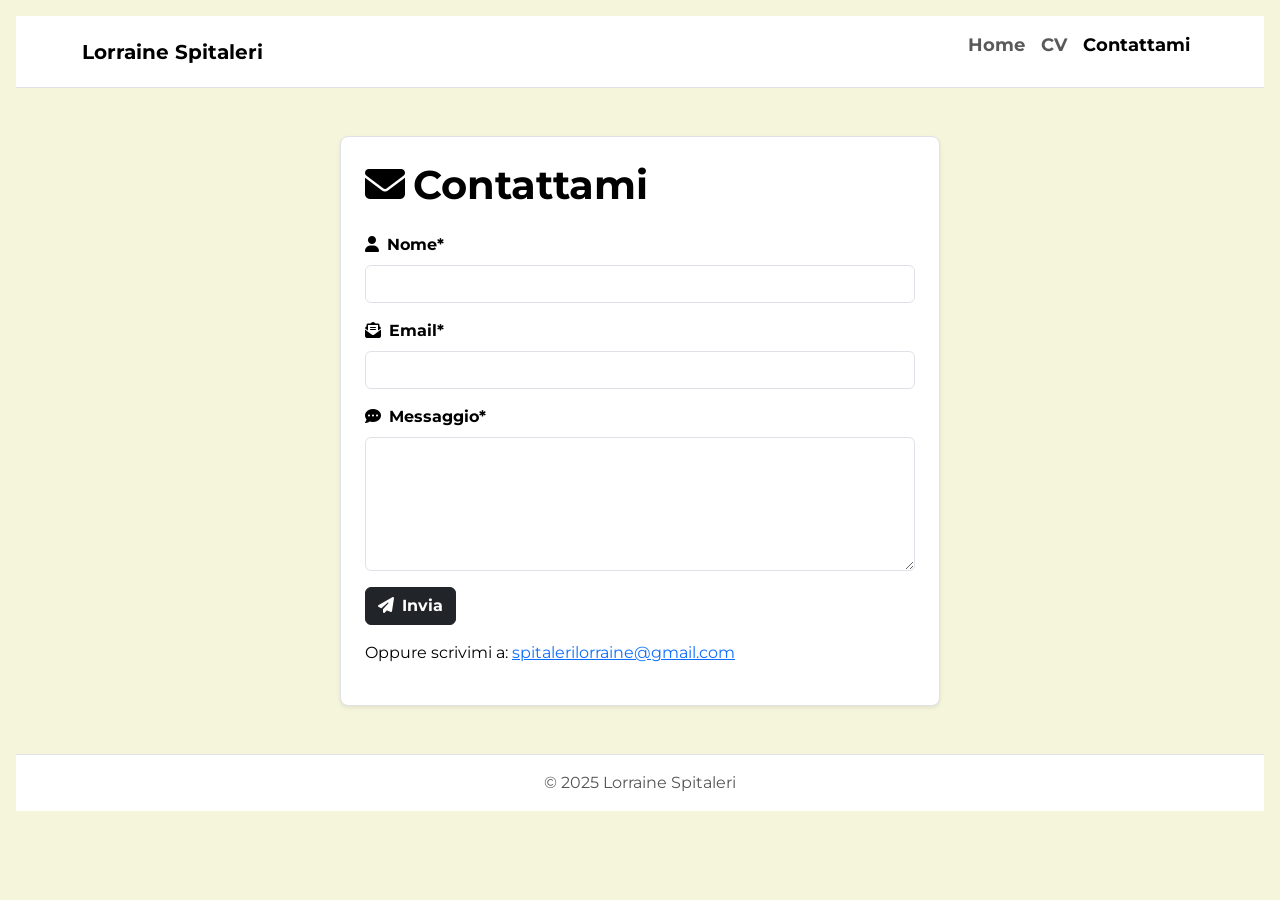
<file: Contattami.html>
<!DOCTYPE html>
<html lang="it" prefix="og: https://ogp.me/ns#">
<head>
  <meta charset="UTF-8" />
  <meta name="viewport" content="width=device-width, initial-scale=1" />
  <title>Contattami - Lorraine Spitaleri</title>

  <!-- Meta SEO -->
  <meta name="description" content="Contatta Lorraine Spitaleri per progetti di UX/UI design e comunicazione. Invia un messaggio o scrivi via email." />
  <meta name="robots" content="index, follow" />

  <!-- Open Graph -->
  <meta property="og:title" content="Contattami - Lorraine Spitaleri" />
  <meta property="og:description" content="Contatta Lorraine Spitaleri per progetti di UX/UI design e comunicazione." />
  <meta property="og:type" content="website" />
  <meta property="og:url" content="https://tuo-username.github.io/tuo-repo/contattami.html" />
  <meta property="og:image" content="https://tuo-username.github.io/tuo-repo/img/og-image.jpg" />
  <meta property="og:site_name" content="Lorraine Spitaleri Portfolio" />
  <meta name="twitter:card" content="summary_large_image" />

  <!-- Bootstrap CSS -->
  <link href="https://cdn.jsdelivr.net/npm/bootstrap@5.3.0/dist/css/bootstrap.min.css" rel="stylesheet" />
  <!-- Font Awesome -->
  <link href="https://cdnjs.cloudflare.com/ajax/libs/font-awesome/6.4.0/css/all.min.css" rel="stylesheet" />
  <!-- Google Fonts Montserrat -->
  <link href="https://fonts.googleapis.com/css2?family=Montserrat:wght@400;700&display=swap" rel="stylesheet" />
  <!-- Custom CSS -->
  <link rel="stylesheet" href="css/custom.css" />
  <link rel="icon" href="favicon.ico" />

  <!-- Bootstrap JS con defer -->
  <script src="https://cdn.jsdelivr.net/npm/bootstrap@5.3.0/dist/js/bootstrap.bundle.min.js" defer></script>
  <!-- EmailJS SDK -->
  <script src="https://cdn.emailjs.com/sdk/3.2/email.min.js" defer></script>
  <script defer>
    document.addEventListener('DOMContentLoaded', function() {
      emailjs.init('TUO_USER_ID'); // sostituisci con il tuo user ID EmailJS

      const form = document.getElementById('contact-form');
      if(form) {
        form.addEventListener('submit', function(event) {
          event.preventDefault();
          emailjs.sendForm('TUO_SERVICE_ID', 'TUO_TEMPLATE_ID', this)
            .then(() => alert('Messaggio inviato con successo!'), (err) => alert('Errore: ' + JSON.stringify(err)));
          form.reset();
        });
      }
    });
  </script>
</head>
<body>
  <nav class="navbar navbar-expand-lg navbar-light bg-white sticky-top border-bottom">
    <div class="container">
      <a class="navbar-brand fw-bold" href="index.html">Lorraine Spitaleri</a>
      <button class="navbar-toggler" type="button" data-bs-toggle="collapse" data-bs-target="#navbarNav"
        aria-controls="navbarNav" aria-expanded="false" aria-label="Toggle navigation">
        <span class="navbar-toggler-icon"></span>
      </button>
      <div class="collapse navbar-collapse" id="navbarNav">
        <ul class="navbar-nav ms-auto fw-bold">
          <li class="nav-item"><a class="nav-link" href="index.html">Home</a></li>
          <li class="nav-item"><a class="nav-link" href="cv.html">CV</a></li>
          <li class="nav-item"><a class="nav-link active" aria-current="page" href="contattami.html">Contattami</a></li>
        </ul>
      </div>
    </div>
  </nav>

  <main class="container my-5">
    <section class="bg-white border rounded-3 p-4 shadow-sm mx-auto" style="max-width: 600px;">
      <h1 class="fw-bold mb-4"><i class="fas fa-envelope me-2"></i>Contattami</h1>
      <form id="contact-form" action="#" method="post" novalidate>
        <div class="mb-3">
          <label for="nome" class="form-label fw-bold"><i class="fas fa-user me-2"></i>Nome*</label>
          <input type="text" id="nome" name="nome" class="form-control" required />
        </div>

        <div class="mb-3">
          <label for="email" class="form-label fw-bold"><i class="fas fa-envelope-open-text me-2"></i>Email*</label>
          <input type="email" id="email" name="email" class="form-control" required />
        </div>

        <div class="mb-3">
          <label for="messaggio" class="form-label fw-bold"><i class="fas fa-comment-dots me-2"></i>Messaggio*</label>
          <textarea id="messaggio" name="messaggio" rows="5" class="form-control" required></textarea>
        </div>

        <button type="submit" class="btn btn-dark fw-bold"><i class="fas fa-paper-plane me-2"></i>Invia</button>
      </form>
      <p class="mt-3 fs-6">Oppure scrivimi a: <a href="mailto:spitalerilorraine@gmail.com">spitalerilorraine@gmail.com</a></p>
    </section>
  </main>

  <footer class="text-center bg-white border-top py-3">
    &copy; 2025 Lorraine Spitaleri
  </footer>
</body>
</html>
</file>
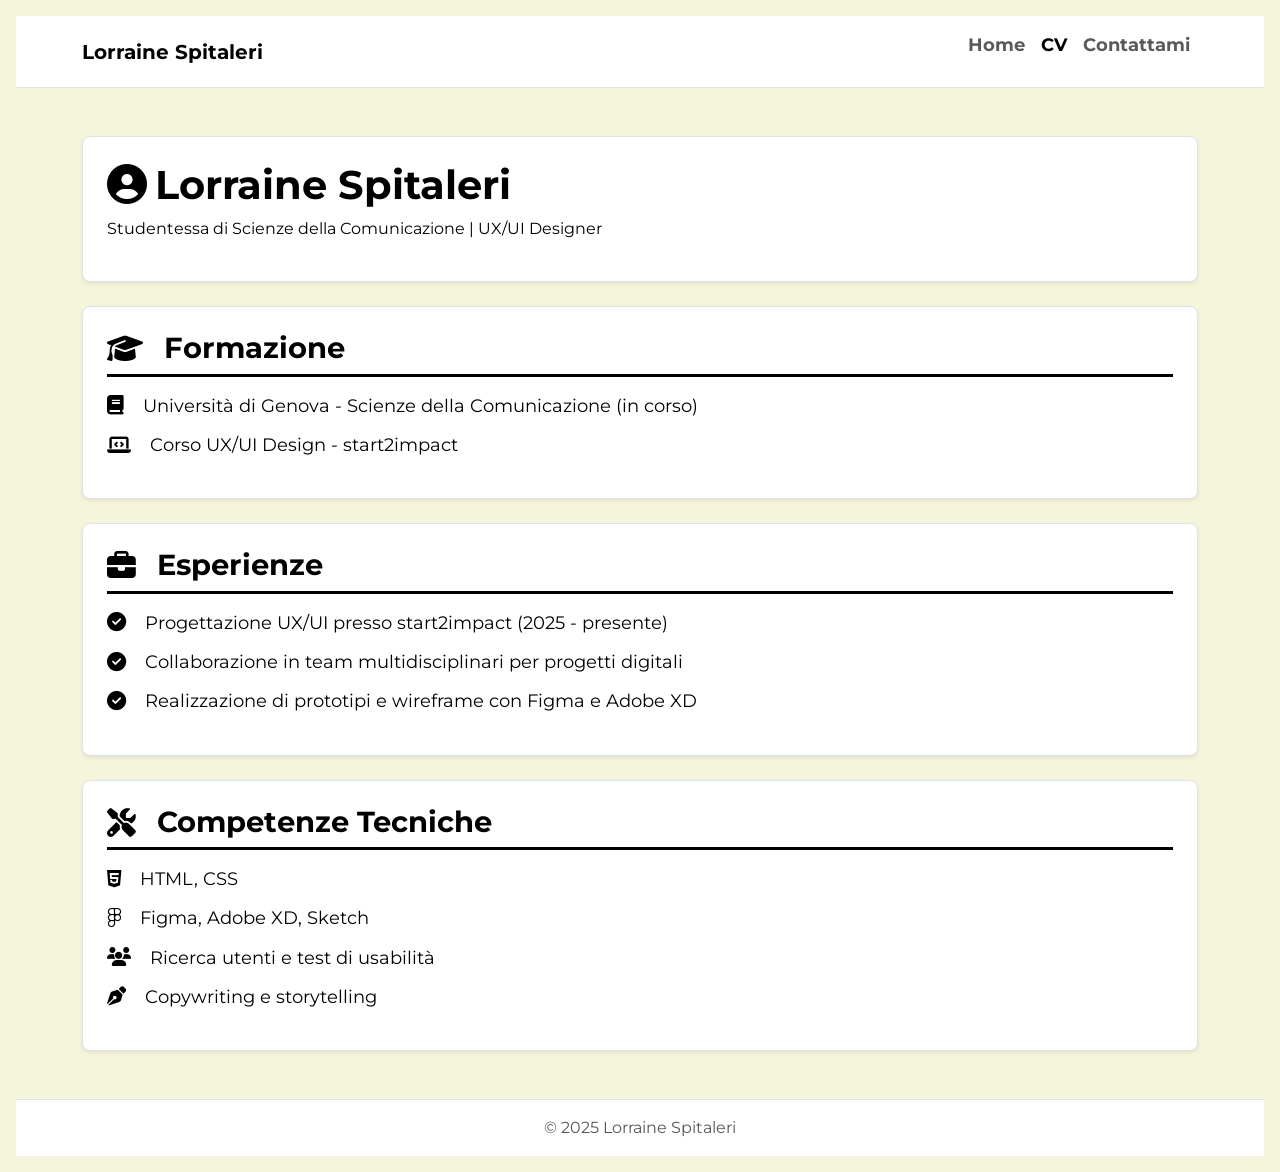
<file: CV (1).HTML>
<!DOCTYPE html>
<html lang="it" prefix="og: https://ogp.me/ns#">
<head>
  <meta charset="UTF-8" />
  <meta name="viewport" content="width=device-width, initial-scale=1" />
  <title>CV - Lorraine Spitaleri</title>

  <!-- Meta SEO -->
  <meta name="description" content="Curriculum vitae di Lorraine Spitaleri, UX/UI Designer e studentessa. Formazione, esperienze e competenze professionali." />
  <meta name="robots" content="index, follow" />

  <!-- Open Graph -->
  <meta property="og:title" content="CV - Lorraine Spitaleri" />
  <meta property="og:description" content="Curriculum vitae di Lorraine Spitaleri, UX/UI Designer e studentessa. Formazione, esperienze e competenze professionali." />
  <meta property="og:type" content="website" />
  <meta property="og:url" content="https://tuo-username.github.io/tuo-repo/cv.html" />
  <meta property="og:image" content="https://tuo-username.github.io/tuo-repo/img/og-image.jpg" />
  <meta property="og:site_name" content="Lorraine Spitaleri Portfolio" />
  <meta name="twitter:card" content="summary_large_image" />

  <!-- Bootstrap CSS -->
  <link href="https://cdn.jsdelivr.net/npm/bootstrap@5.3.0/dist/css/bootstrap.min.css" rel="stylesheet" />
  <!-- Font Awesome -->
  <link href="https://cdnjs.cloudflare.com/ajax/libs/font-awesome/6.4.0/css/all.min.css" rel="stylesheet" />
  <!-- Google Fonts Montserrat -->
  <link href="https://fonts.googleapis.com/css2?family=Montserrat:wght@400;700&display=swap" rel="stylesheet" />
  <!-- Custom CSS -->
  <link rel="stylesheet" href="css/custom.css" />
  <link rel="icon" href="favicon.ico" />

  <!-- Bootstrap JS con defer -->
  <script src="https://cdn.jsdelivr.net/npm/bootstrap@5.3.0/dist/js/bootstrap.bundle.min.js" defer></script>
</head>
<body>
  <nav class="navbar navbar-expand-lg navbar-light bg-white sticky-top border-bottom">
    <div class="container">
      <a class="navbar-brand fw-bold" href="index.html">Lorraine Spitaleri</a>
      <button class="navbar-toggler" type="button" data-bs-toggle="collapse" data-bs-target="#navbarNav"
        aria-controls="navbarNav" aria-expanded="false" aria-label="Toggle navigation">
        <span class="navbar-toggler-icon"></span>
      </button>
      <div class="collapse navbar-collapse" id="navbarNav">
        <ul class="navbar-nav ms-auto fw-bold">
          <li class="nav-item"><a class="nav-link" href="index.html">Home</a></li>
          <li class="nav-item"><a class="nav-link active" aria-current="page" href="cv.html">CV</a></li>
          <li class="nav-item"><a class="nav-link" href="contattami.html">Contattami</a></li>
        </ul>
      </div>
    </div>
  </nav>

  <main class="container my-5">
    <section class="bg-white border rounded-3 p-4 shadow-sm mb-4">
      <h1 class="fw-bold"><i class="fas fa-user-circle me-2"></i>Lorraine Spitaleri</h1>
      <p>Studentessa di Scienze della Comunicazione | UX/UI Designer</p>
    </section>

    <section class="bg-white border rounded-3 p-4 shadow-sm mb-4">
      <h2 class="fw-bold mb-3"><i class="fas fa-graduation-cap me-2"></i>Formazione</h2>
      <ul class="list-unstyled">
        <li><i class="fas fa-book me-2"></i>Università di Genova - Scienze della Comunicazione (in corso)</li>
        <li><i class="fas fa-laptop-code me-2"></i>Corso UX/UI Design - start2impact</li>
      </ul>
    </section>

    <section class="bg-white border rounded-3 p-4 shadow-sm mb-4">
      <h2 class="fw-bold mb-3"><i class="fas fa-briefcase me-2"></i>Esperienze</h2>
      <ul class="list-unstyled">
        <li><i class="fas fa-check-circle me-2"></i>Progettazione UX/UI presso start2impact (2025 - presente)</li>
        <li><i class="fas fa-check-circle me-2"></i>Collaborazione in team multidisciplinari per progetti digitali</li>
        <li><i class="fas fa-check-circle me-2"></i>Realizzazione di prototipi e wireframe con Figma e Adobe XD</li>
      </ul>
    </section>

    <section class="bg-white border rounded-3 p-4 shadow-sm">
      <h2 class="fw-bold mb-3"><i class="fas fa-tools me-2"></i>Competenze Tecniche</h2>
      <ul class="list-unstyled">
        <li><i class="fab fa-html5 me-2"></i>HTML, CSS</li>
        <li><i class="fab fa-figma me-2"></i>Figma, Adobe XD, Sketch</li>
        <li><i class="fas fa-users me-2"></i>Ricerca utenti e test di usabilità</li>
        <li><i class="fas fa-pen-nib me-2"></i>Copywriting e storytelling</li>
      </ul>
    </section>
  </main>

  <footer class="text-center bg-white border-top py-3">
    &copy; 2025 Lorraine Spitaleri
  </footer>
</body>
</html>
</file>
<file: css/custom.css>
@import url('https://fonts.googleapis.com/css2?family=Montserrat:wght@400;700&display=swap');

body {
  font-family: 'Montserrat', sans-serif !important;
  background-color: #f5f5dc;
  color: #000000;
  padding: 1rem;
  margin: 0;
}

h1, h2, h3, h4, h5, h6 {
  font-weight: 700;
  color: #000000;
  font-family: 'Montserrat', sans-serif;
  margin-top: 0;
}

header {
  text-align: center;
  padding: 3rem 1rem 2rem;
  border-bottom: 2px solid #000000;
  background-color: #ffffff;
}

header img {
  width: 180px;
  height: 180px;
  border-radius: 50%;
  border: 4px solid #000000;
  object-fit: cover;
  margin-bottom: 1rem;
}

.intro {
  background-color: #f5f5dc;
  border-radius: 12px;
  box-shadow: 0 0 10px rgba(0,0,0,0.05);
  padding: 3rem 1rem 4rem;
  margin-bottom: 3rem;
  max-width: 700px;
  margin-left: auto;
  margin-right: auto;
  text-align: center;
}

.intro h2 {
  font-size: 2.8rem;
  margin-bottom: 1rem;
}

.intro p {
  font-weight: 400;
  font-size: 1.3rem;
  margin-bottom: 2rem;
  max-width: 600px;
  margin-left: auto;
  margin-right: auto;
}

.intro button {
  background-color: #000000;
  color: #ffffff;
  border: none;
  padding: 1rem 3rem;
  font-weight: 700;
  border-radius: 12px;
  cursor: pointer;
  font-size: 1.1rem;
  transition: background-color 0.3s ease;
}

.intro button:hover {
  background-color: #333333;
}

section {
  background-color: #ffffff;
  border: 2px solid #000000;
  border-radius: 12px;
  padding: 2rem 2.5rem;
  box-shadow: 0 4px 10px rgba(0,0,0,0.05);
  margin-bottom: 2rem;
}

section h2, section h3 {
  margin-bottom: 1.5rem;
  border-bottom: 3px solid #000000;
  padding-bottom: 0.5rem;
  display: flex;
  align-items: center;
  gap: 0.8rem;
  font-size: 1.8rem;
  color: #000000;
}

section h2 i, section h3 i {
  color: #000000;
}

ul {
  list-style: none;
  padding-left: 0;
}

ul li {
  margin-bottom: 0.8rem;
  font-size: 1.1rem;
  display: flex;
  align-items: center;
  gap: 0.7rem;
  color: #000000;
}

ul li i {
  color: #000000;
  font-size: 1.2rem;
}

footer {
  text-align: center;
  padding: 1.5rem;
  background-color: #ffffff;
  border-top: 2px solid #000000;
  font-size: 1rem;
  color: #555555;
  margin-top: 3rem;
}

@media (max-width: 768px) {
  .intro p {
    font-size: 1.1rem;
  }
}
</file>
